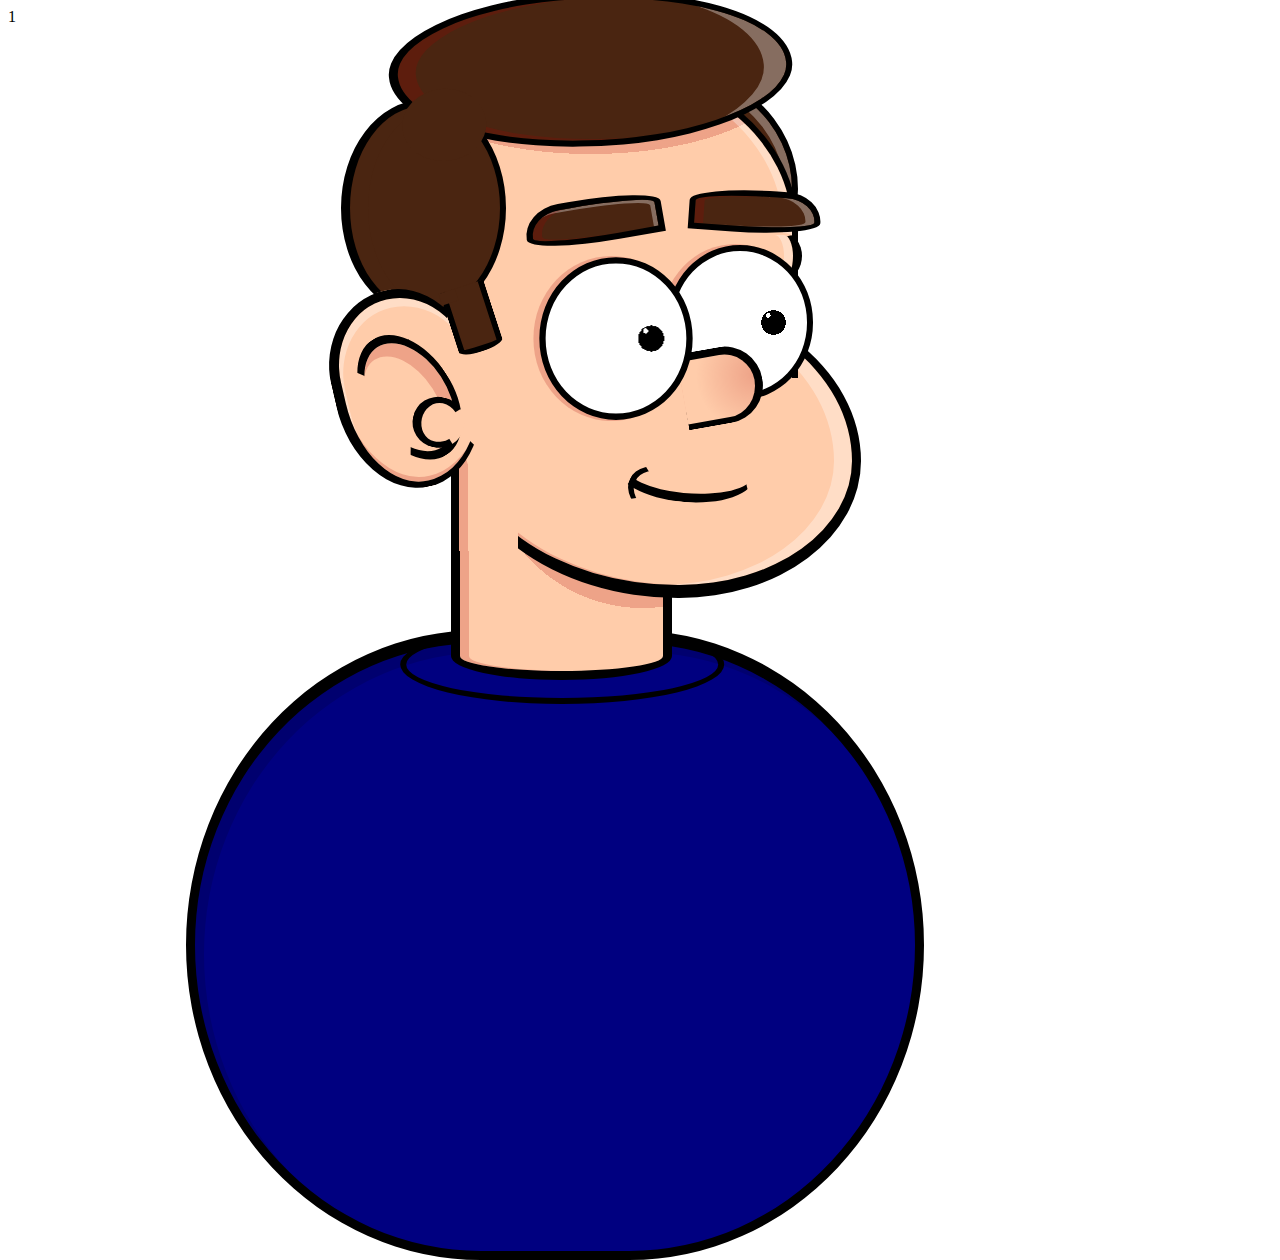
<file: exercice_1/index.html>
1 <!DOCTYPE html>
<html lang="en">
<head>
    <meta charset="UTF-8">
    <meta name="viewport" content="width=device-width, initial-scale=1.0">
    <link rel="stylesheet" type="text/css" href="styles.css">
    <title>Exercice 1 CSS art</title>
</head>
<body>
    <header></header>
    <main>
        <div class="cartoon">
            <div class="shirt">
                <div class="neckborder"></div>
                <div class="hasnode-logo"></div>
            </div>
            <div class="neck"></div>
            <div class="chin"></div>
            <div class="hair"></div>
            <div class="head">
                <div class="forehead"></div>
                <div class="eye"></div>
                <div class="nose"></div>
                <div class="eye"></div>
                <div class="hair"></div>
                <div class="hair-top"></div>
                <div class="ear"></div>
                <div class="sideburn"></div>
                <div class="mouth"></div>
                <div class="eyebrow"></div>
                <div class="eyebrow"></div>
            </div>
        </div>
    </main>
    <footer></footer>
</body>
</html>
</file>
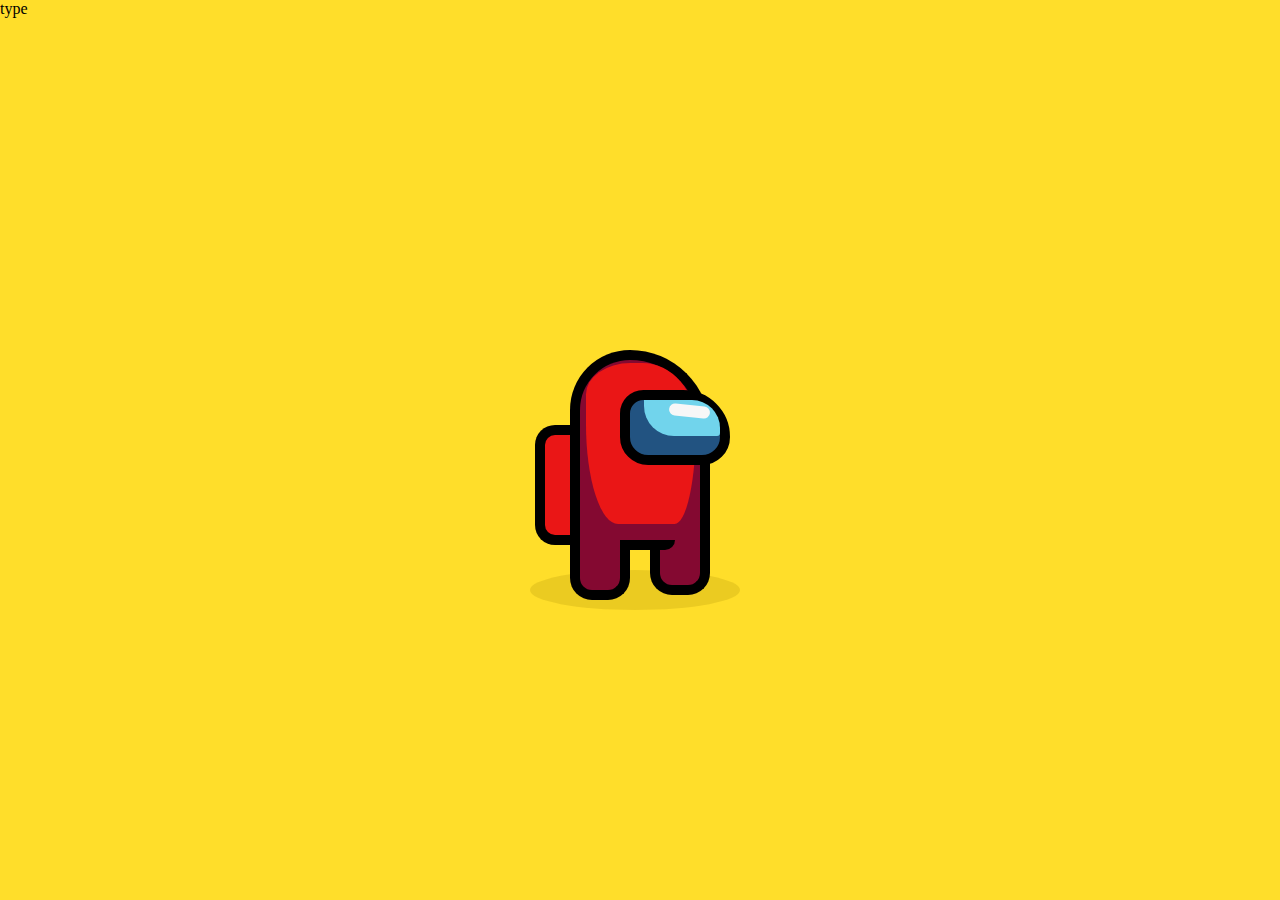
<file: exercice_3/index.html>
type <!DOCTYPE html>
<html lang="en">
<head>
    <meta charset="UTF-8">
    <meta name="viewport" content="width=device-width, initial-scale=1.0">
    <title>Among Us</title>
    <link rel="stylesheet" href="style.css">
</head>
<body>
    <div class="player">
        <div class="legs"></div>
        <div class="back"></div>
        <div class="glass"></div>
        <div class="shadow"></div>
    </div>
</body>
</html>
</file>
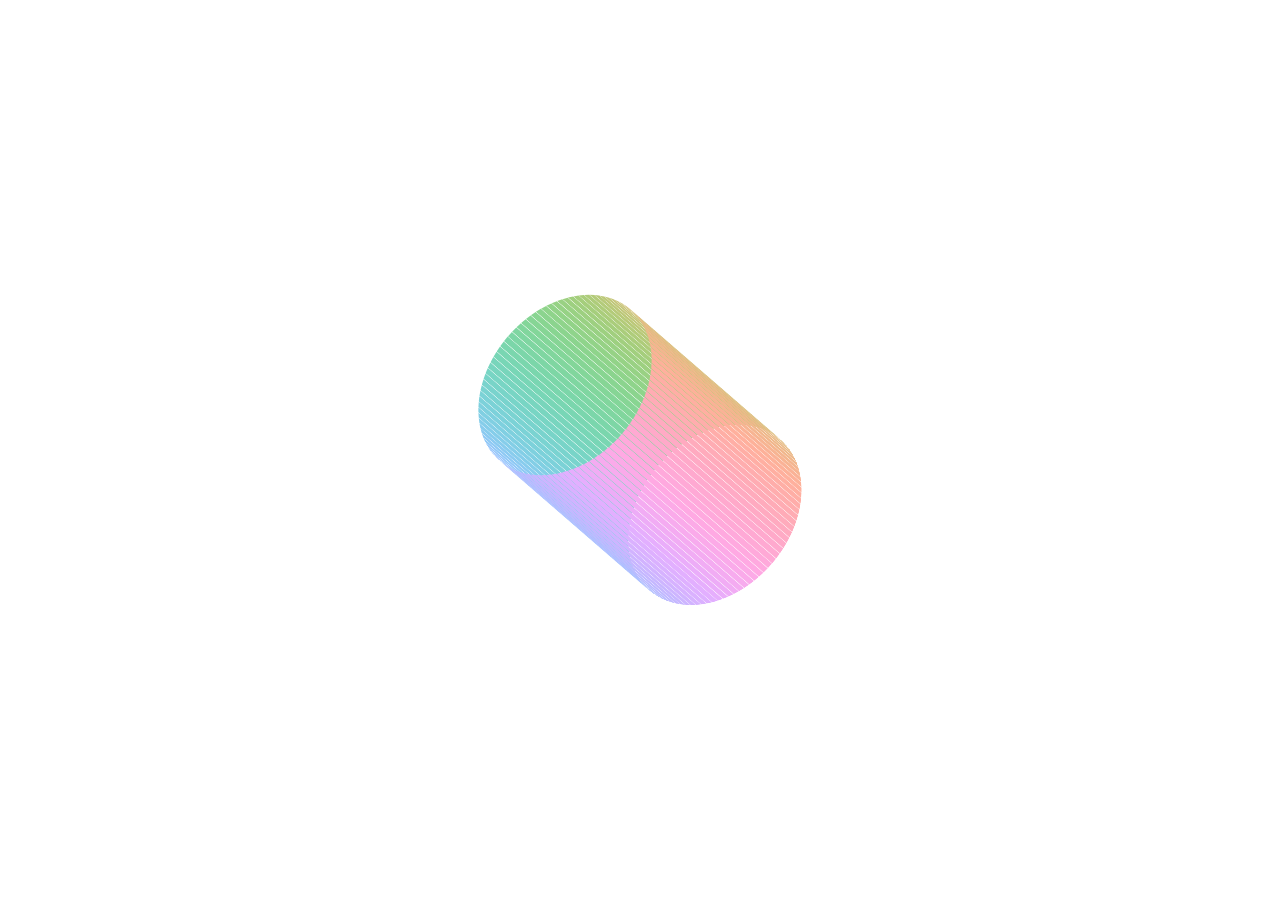
<file: exercice_4/index.html>
<!DOCTYPE html>
<html lang="en">
<head>
    <meta charset="UTF-8">
    <meta name="viewport" content="width=device-width, initial-scale=1.0">
    <title>Smooth Tube</title>
    <link rel="stylesheet" href="style.css">
</head>
<body>
    <div class="tube">
        <div class="tube_face" style="--i: 0"></div>
        <div class="tube_face" style="--i: 1"></div>
        <div class="tube_face" style="--i: 2"></div>
        <div class="tube_face" style="--i: 3"></div>
        <div class="tube_face" style="--i: 4"></div>
        <div class="tube_face" style="--i: 5"></div>
        <div class="tube_face" style="--i: 6"></div>
        <div class="tube_face" style="--i: 7"></div>
        <div class="tube_face" style="--i: 8"></div>
        <div class="tube_face" style="--i: 9"></div>
        <div class="tube_face" style="--i: 10"></div>
        <div class="tube_face" style="--i: 11"></div>
        <div class="tube_face" style="--i: 12"></div>
        <div class="tube_face" style="--i: 13"></div>
        <div class="tube_face" style="--i: 14"></div>
        <div class="tube_face" style="--i: 15"></div>
        <div class="tube_face" style="--i: 16"></div>
        <div class="tube_face" style="--i: 17"></div>
        <div class="tube_face" style="--i: 18"></div>
        <div class="tube_face" style="--i: 19"></div>
        <div class="tube_face" style="--i: 20"></div>
        <div class="tube_face" style="--i: 21"></div>
        <div class="tube_face" style="--i: 22"></div>
        <div class="tube_face" style="--i: 23"></div>
        <div class="tube_face" style="--i: 24"></div>
        <div class="tube_face" style="--i: 25"></div>
        <div class="tube_face" style="--i: 26"></div>
        <div class="tube_face" style="--i: 27"></div>
        <div class="tube_face" style="--i: 28"></div>
        <div class="tube_face" style="--i: 29"></div>
        <div class="tube_face" style="--i: 30"></div>
        <div class="tube_face" style="--i: 31"></div>
        <div class="tube_face" style="--i: 32"></div>
        <div class="tube_face" style="--i: 33"></div>
        <div class="tube_face" style="--i: 34"></div>
        <div class="tube_face" style="--i: 35"></div>
        <div class="tube_face" style="--i: 36"></div>
        <div class="tube_face" style="--i: 37"></div>
        <div class="tube_face" style="--i: 38"></div>
        <div class="tube_face" style="--i: 39"></div>
        <div class="tube_face" style="--i: 40"></div>
        <div class="tube_face" style="--i: 41"></div>
        <div class="tube_face" style="--i: 42"></div>
        <div class="tube_face" style="--i: 43"></div>
        <div class="tube_face" style="--i: 44"></div>
        <div class="tube_face" style="--i: 45"></div>
        <div class="tube_face" style="--i: 46"></div>
        <div class="tube_face" style="--i: 47"></div>
        <div class="tube_face" style="--i: 48"></div>
        <div class="tube_face" style="--i: 49"></div>
        <div class="tube_face" style="--i: 50"></div>
        <div class="tube_face" style="--i: 51"></div>
        <div class="tube_face" style="--i: 52"></div>
        <div class="tube_face" style="--i: 53"></div>
        <div class="tube_face" style="--i: 54"></div>
        <div class="tube_face" style="--i: 55"></div>
        <div class="tube_face" style="--i: 56"></div>
        <div class="tube_face" style="--i: 57"></div>
        <div class="tube_face" style="--i: 58"></div>
        <div class="tube_face" style="--i: 59"></div>
        <div class="tube_face" style="--i: 60"></div>
        <div class="tube_face" style="--i: 61"></div>
        <div class="tube_face" style="--i: 62"></div>
        <div class="tube_face" style="--i: 63"></div>
        <div class="tube_face" style="--i: 64"></div>
        <div class="tube_face" style="--i: 65"></div>
        <div class="tube_face" style="--i: 66"></div>
        <div class="tube_face" style="--i: 67"></div>
        <div class="tube_face" style="--i: 68"></div>
        <div class="tube_face" style="--i: 69"></div>
        <div class="tube_face" style="--i: 70"></div>
        <div class="tube_face" style="--i: 71"></div>
        <div class="tube_face" style="--i: 72"></div>
        <div class="tube_face" style="--i: 73"></div>
        <div class="tube_face" style="--i: 74"></div>
        <div class="tube_face" style="--i: 75"></div>
        <div class="tube_face" style="--i: 76"></div>
        <div class="tube_face" style="--i: 77"></div>
        <div class="tube_face" style="--i: 78"></div>
        <div class="tube_face" style="--i: 79"></div>
        <div class="tube_face" style="--i: 80"></div>
        <div class="tube_face" style="--i: 81"></div>
        <div class="tube_face" style="--i: 82"></div>
        <div class="tube_face" style="--i: 83"></div>
        <div class="tube_face" style="--i: 84"></div>
        <div class="tube_face" style="--i: 85"></div>
        <div class="tube_face" style="--i: 86"></div>
        <div class="tube_face" style="--i: 87"></div>
        <div class="tube_face" style="--i: 88"></div>
        <div class="tube_face" style="--i: 89"></div>
        <div class="tube_face" style="--i: 90"></div>
        <div class="tube_face" style="--i: 91"></div>
        <div class="tube_face" style="--i: 92"></div>
        <div class="tube_face" style="--i: 93"></div>
        <div class="tube_face" style="--i: 94"></div>
        <div class="tube_face" style="--i: 95"></div>
        <div class="tube_face" style="--i: 96"></div>
        <div class="tube_face" style="--i: 97"></div>
        <div class="tube_face" style="--i: 98"></div>
        <div class="tube_face" style="--i: 99"></div>
        <div class="tube_face" style="--i: 100"></div>
    </div>
</body>
</html>
</file>
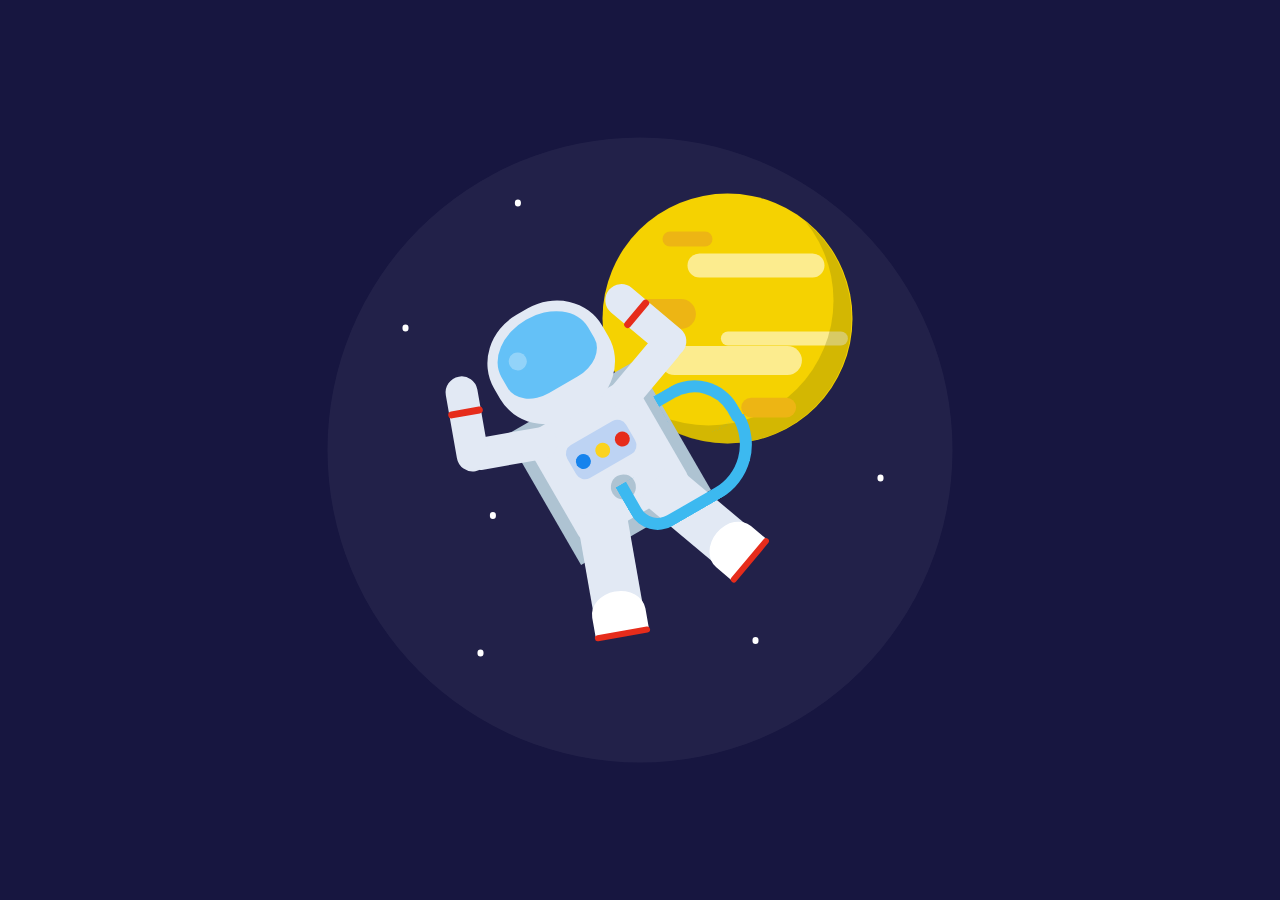
<file: exercice_5/index.html>
<!DOCTYPE html>
<html lang="en">
<head>
  <meta charset="UTF-8">
  <meta name="viewport" content="width=device-width, initial-scale=1.0">
  <title>Astronaut Animation</title>
  <link rel="stylesheet" href="style.css">
</head>
<body>
  <div class="container">
    <div class="stars"></div>
    <div class="planet">
      <div class="shadow"></div>
    </div>
    <div class="astronaut">
      <div class="tank center"></div>
      <div class="suit center">
        <div class="helmet center"></div>
        <div class="buttons center"></div>
        <div class="hand-l"></div>
        <div class="hand-r"></div>
        <div class="leg-l"></div>
        <div class="leg-r"></div>
        <div class="pipe"></div>
      </div>
    </div>
  </div>
</body>
</html>
</file>
<file: exercice_1/styles.css>
body{
    overflow: hidden;
}

.cartoon{
    --skin: #fca;
    --hair: #4a2511; 
    --light: #fff5;
    --shade: #a003;
    width: 70vmin;
    aspect-ratio: 1;
    position: absolute;
    bottom: 30vmin;
    left: 50%;
    transform: translate(-50%, 0%);
}

.cartoon * {
    position: absolute;
    box-sizing: border-box;
}

.head{
    left: 15%;
    top: 10%;
    width: 60%;
    height: 50%;
    background:
        radial-gradient(100% 50% at 45% 0%, var(--shade) 55%, #0000 0);
    background-color: var(--skin);
    border-radius: 100% 110% 0 0;
    border: 0.75vmin solid;
    border-bottom: 0;
    box-shadow: inset -1vmin 0 var(--light);
}

.eye{
    width: 40%;
    height: 50%;
    background: 
        radial-gradient(circle at 71% 45%, #fff 2%, #0000 0%),
        radial-gradient(circle at 75% 50%, #000 10%, #0000 0%);
    background-color: #fff;
    border-radius: 100%;
    border: 0.75vmin solid;
    left: 66%;
    top: 57%;
    box-shadow: -0.5vmin 0vmin 0 0.125vmin var(--shade);
}

.eye ~ .eye{
    left: 32%;
    top: 62%;
    transform: scale(1.05);
}

.forehead{
    background: var(--skin);
    width: 20%;
    height: 15%;
    border-radius: 50% / 100%;
    border-top: 0.25vmin solid #0000;
    border-right: 1vmin solid;
    top: 53%;
    left: 83%;
    box-shadow: inset -1vmin 0vmin var(--light);
}

.nose{
    width: 22%;
    height: 25%;
    background: radial-gradient(circle at 100% 40%, var(--shade), #0000 70%);
    background-color: var(--skin);
    border: 0.9vmin solid;
    border-bottom: 0.75vmin solid;
    border-left: 0;
    border-radius: 0 10vmin 10vmin 0;
    top: 90%;
    left: 70%;
    transform: rotate(-10deg);
}

.ear{
    width: 40%;
    height: 65%;
    background: var(--skin);
    border: 0.75vmin solid;
    border-right: 0.5vmin solid #0000;
    border-left-width: 1.15vmin ;
    border-top-width: 1vmin;
    border-radius: 100% / 80% 90% 100% 100%;
    transform: rotate(-13deg);
    top: 71%;
    left: -25%;
    box-shadow: 
        inset 0.25vmin 1vmin var(--light),
        inset 0.25vmin -1vmin 0 -0.5vmin var(--shade);
}

.ear::before{
    content: "";
    display: block;
    position: absolute;
    width: 57%;
    height: 64%;
    border: 0.75vmin solid #0000;
    border-top: 1vmin solid #000;
    border-bottom: 1vmin solid;
    border-right-color: #000;
    border-radius: 100%;
    top: 17%;
    left: 15%;
    transform: rotate(-20deg);
    box-shadow: inset -1vmin 0.5vmin 0 0.5vmin var(--shade);
}

.ear::after{
    content: "";
    display: block;
    position: absolute;
    width: 28%;
    height: 21%;
    border-radius: 50%;
    top: 57%;
    left: 45%;
    border: 0.75vmin solid;
    border-left: 1vmin solid;
    border-right-color: transparent;
    transform: rotate(26deg);
    background: var(--skin);
}

.mouth{
    width: 38%;
    height: 20%;
    border-radius: 100%;
    border: 0.35vmin solid #0000;
    border-bottom: 1vmin solid;
    border-left: 1vmin solid transparent;
    top: 120%;
    left: 52%;
    transform: rotate(5deg);
}

.mouth::before{
    content: "";
    display: block;
    position: absolute;
    width: 40%;
    height: 80%;
    border-radius: 50%;
    border: 0.5vmin solid #0000;
    border-left: 0.75vmin solid;
    transform: rotate(20deg);
    top: 55%;
    left: 3%;
}

.hair{
    background: var(--hair);
    width: 45%;
    height: 70%;
    border-radius: 50%;
    border: 0.75vmin solid;
    border-left-width: 1vmin;
    left: -23%;
    top: 10%;
    box-shadow: inset 2vmin 0 var(--hair);
}

.hair-top{
    width: 110%;
    height: 50%;
    background: var(--hair);
    left: -10%;
    top: -25%;
    border-radius: 100% 130% 100%;
    border: 0.75vmin solid;
    border-left-width: 1vmin;
    transform: rotate(-5deg);
    box-shadow: 
        inset -4vmin 0 0 -1.5vmin var(--light),
        inset 2vmin 0 var(--shade);
}

.hair-top::before{
    content: "";
    position: absolute;
    border-radius: 50%;
    top: 55%;
    width: 21.55%;
    height: 50%;
    background: var(--hair);
}

.cartoon > .hair{
    left: 30%;
    height: 40%;
    box-shadow: inset -0.75vmin 0.5vmin var(--light);
}

.eyebrow{
    width: 36%;
    height: 14%;
    background: var(--hair);
    border: 0.75vmin solid;
    border-radius: 100% 40% 100% 0 / 50% 100%;
    top: 39%;
    left: 72%;
    transform: rotate(4deg);
    box-shadow: 
        inset -1vmin 0 var(--light),
        inset 1vmin 0.0 var(--shade);
}

.eyebrow + .eyebrow{
    top: 42%;
    left: 28%;
    transform: scaleX(-1) rotate(10deg) scale(1.05);
    /* box-shadow: 0.5vmin 0.25vmin var(--shade); */
    box-shadow: 
        inset -1vmin 0 var(--shade),
        inset 0.5vmin 0.25vmin var(--light);
}

.chin{
    left: 20%;
    top: 46%;
    width: 65%;
    height: 49%;
    background: var(--skin);
    border-radius: 0 100% 80% 100%;
    border: 0.75vmin solid;
    border-bottom-width: 1.5vmin;
    border-right-width: 1vmin;
    box-shadow: 
        inset -2vmin 0 var(--light),
        inset 0.5vmin 0 var(--shade);
}

.chin::before{
    content: "";
    position: absolute;
    background: var(--skin);
    width: 15%;
    height: 30%;
    bottom: 12%;
    left: 0.5%;
    box-shadow: inset 1vmin 0 var(--shade);
}

.neck{
    width: 35%;
    height: 38%;
    background: radial-gradient(140% 130% at 90% 0%, var(--shade) 55%, #0000 0);
    box-shadow: inset 1vmin 0 var(--shade);
    background-color: var(--skin);
    border: 1vmin solid;
    border-radius: 100% / 0 0 20% 20%;
    top: 70%;
    left: 20%;
}

.sideburn{
    width: 12.5%;
    height: 22%;
    background: var(--hair);
    border: 0.75vmin solid;
    border-top: 0;
    border-radius: 0 0 100% 100% / 20%;
    transform: rotate(-18deg);
    top: 70%;
    left: 6.5%;
}

.sideburn::before{
    content: "";
    position: absolute;
    width: 50%;
    height: 20%;
    background: var(--hair);
    left: -0.75vmin;
}

.shirt{
    width: 117%;
    height: 100%;
    background: navy;
    left: -22%;
    top: 100%;
    border-radius: 80% / 100%;
    border: 1vmin solid;
    border-top: 1.5vmin solid;
    box-shadow: inset 1vmin 1vmin #0002;
}

.neckborder{
    width: 45%;
    height: 13%;
    border-radius: 50%;
    left: 51%;
    top: -3%;
    transform: translateX(-50%);
    border: 0.75vmin solid;
}
</file>
<file: exercice_3/style.css>
*,
*:before,
*:after{
    box-sizing: border-box;
    padding: 0;
    margin: 0;
}

body{
    background-color: #ffde2a;
}

.player{
    background-color: #840931;
    height: 200px;
    width: 140px;
    position: absolute;
    margin: auto;
    left: 0;
    right: 0;
    top: 0;
    bottom: 0;
    border: 10px solid #000000;
    border-bottom: none;
    border-radius: 60px 80px 0 0;
    z-index: 1;
}

.player:after{
    content: "";
    position: absolute;
    width: 92%;
    height: 85%;
    background-color: #ea1616;
    top: 2.5px;
    left: 6px;
    border-radius: 58% 70% 28% 42% / 28% 56% 88% 89%;
}

.legs{
    height: 50px;
    width: 60px;
    background-color: #840931;
    position: absolute;
    bottom: -50px;
    left: -10px;
    border: 10px solid #000000;
    border-top: none;
    border-radius: 0 0 22px 22px;
    z-index: 1;
}

.legs:before{
    content: "";
    height: 45px;
    width: 60px;
    background-color: #840931;
    position: absolute;
    right: -90px;
    border: 10px solid #000000;
    border-top: none;
    border-radius: 0 0 22px 22px;
}

.legs:after{
    content: "";
    height: 10px;
    width: 55px;
    background-color: #000000;
    position: absolute;
    top: -10px;
    left: 40px;
    border-radius: 0 0 10px 0;
}

.back{
    height: 120px;
    width: 35px;
    background-color: #ea1616;
    border: 10px solid black;
    position: absolute;
    left: -45px;
    top: 65px;
    border-right: none;
    border-radius: 20px 0 0 20px;
}

.bakc:before{
    content: "";
    position: absolute;
    height: 78px;
    width: 26px;
    background-color: #840931;
    bottom: -0.5px;
    left: -1px;
    border-radius: 12px 0 0 8px;
}

.glass{
    height: 75px;
    width: 110px;
    background-color: #225381;
    z-index: 2;
    position: absolute;
    top: 30px;
    left: 40px;
    border-radius: 25px 50px 30px 30px;
    border: 10px solid black;
}

.glass:before{
    content: "";
    position: absolute;
    width: 85%;
    height: 65%;
    background-color: #71d4ec;
    border-radius: 0 28px 3px 30px;
    right: 0;
    top: 0;
}

.glass:after{
    content: "";
    position: absolute;
    width: 45%;
    height: 22%;
    background-color: #f7f7f7;
    left: 39px;
    top: 5px;
    border-radius: 10px;
    transform: rotate(6deg);
}

.shadow{
    height: 40px;
    width: 210px;
    background-color: rgba(153,130,0,0.2);
    position: absolute;
    bottom: -60px;
    right: -40px;
    border-radius: 50%;
    z-index: 0;
}
</file>
<file: exercice_4/style.css>
.tube{
    /* Positionner au centre de la page */
    position: absolute;
    top: 50%; left: 50%;
    translate: -50% -50%;
    /* Le set up */
    height: 300px;
    /* ça c'est pour la 3D */
    transform-style: preserve-3d;
    transform: rotateX(-60deg) rotateZ(-30deg);

    --radius: 100px;
    --n: 100;
    --length: calc(var(--radius) * 2 * tan(180deg / var(--n)));
    --angle: calc(360deg / var(--n));

    -webkit-animation: tube 5s linear infinite;
}

@-webkit-keyframes tube{
  to { transform: rotateX(-60deg) rotateZ(330deg) rotateY(360deg); }
}

.tube_face{
    position: absolute;
    height: 100%; width: var(--length);
    background-color: #E2AFFF;
    filter: hue-rotate(calc(var(--angle) * var(--i)));
    transform: translateX(-50%) rotateY(calc(var(--angle) * var(--i))) translateZ(var(--radius));
}
</file>
<file: exercice_5/style.css>
body{
  padding: 0;
  margin: 0;
  background-color: #171640;
}

.container{
  position: absolute;
  height: 31.25em;
  width: 31.25em;
  background-color: rgba(255, 255, 255, 0.05);
  transform: translate(-50%, -50%);
  top: 50%;
  left: 50%;
  border-radius: 50%;
}

.center{
  transform: translateX(-50%);
  left: 50%;
}

.planet{
  height: 12.5em;
  width: 12.5em;
  background-color: #f5d201;
  border-radius: 50%;
  position: absolute;
  top: 2.81em;
  left: 13.75em;
}

.planet::before{
  position: absolute;
  content: "";
  background-color: #fcec8e;
  height: 1.2em;
  width: 6.87em;
  border-radius: 0.62em;
  top: 3em;
  left: 4.25em;
  box-shadow: 1.42em 3.65em 0 -0.25em #fcec8e, -1.25em 4.75em 0 0.12em #fcec8e;
}

.planet::after{
  position: absolute;
  content: "";
  background-color: #edb514;
  height: 0.75em;
  width: 2.5em;
  border-radius: 0.46em;
  top: 1.87em;
  left: 3em;
  box-shadow: -1.2em 3.75em 0 0.37em #edb514, 4.06em 8.43em 0 0.12em #edb514;
}

.shadow{
  position: absolute;
  background-color: transparent;
  box-shadow: 0.9em 0.9em rgba(134, 123, 5, 0.3);
  height: 12.5em;
  width: 12.5em;
  border-radius: 50%;
  bottom: 0.93em;
  right: 0.93em;
}

.astronaut{
  position: absolute;
  height: 17.5em;
  width: 15.62em;
  top: 7.5em;
  left: 6.25em;
  transform: rotate(-30deg);
  animation: float 5s infinite;
}

@keyframes float{
  50%{
    transform: rotate(-30deg) translateY(1.87em);
  }
}

.suit{
  position: absolute;
  background-color: #e2e9f4;
  height: 6.25em;
  width: 6.25em;
  border-radius: 10%;
  top: 5.5em;
}

.helmet{
  background-color: #e2e9f4;
  height: 5.81em;
  width: 6.25em;
  position: absolute;
  top: -5.43em;
  border-radius: 45%;
}

.helmet::before{
  position: absolute;
  content: "";
  background-color: #64c1f7;
  height: 3.75em;
  width: 5em;
  border-radius: 60% 60% 40% 40%;
  left: 0.62em;
  top: 0.43em;
}

.helmet::after{
  content: "";
  position: absolute;
  background-color: rgba(255, 255, 255, 0.3);
  height: 0.93em;
  width: 0.93em;
  border-radius: 50%;
  left: 1.25em;
  top: 1.56em;
}

.tank{
  position: absolute;
  background-color: #aec3d2;
  height: 7.5em;
  width: 7.5em;
  top: 5em;
  border-radius: 0/62em;
}

.buttons{
  background-color: #bdd3f3;
  width: 3.43em;
  height: 1.87em;
  border-radius: 0.5em;
  position: absolute;
  top: 1.56em;
}

.buttons::after{
  position: absolute;
  content: "";
  height: 0.75em;
  width: 0.75em;
  background-color: #1683ed;
  border-radius: 50%;
  top: 0.62em;
  left: 0.25em;
  box-shadow: 1.12em 0 #fbd31f, 2.25em 0 #e62c1b;
}

.buttons::before{
  position: absolute;
  content: "";
  height: 1.25em;
  width: 1.25em;
  border-radius: 50%;
  background-color: #aec3d2;
  top: 2.5em;
  left: 1.12em;
}

.hand-l, .hand-r{
  position: absolute;
  height: 1.62em;
  width: 4.68em;
  background-color: #e2e9f4;
  border-radius: 2.5em;
  top: -0.62em;
}

.hand-l{
  transform: rotate(20deg);
  left: -3.12em;
}

.hand-r{
  transform: rotate(-20deg);
  right: -3.12em;
}

.hand-l::before, .hand-r::before{
  position: absolute;
  content: "";
  height: 1.6em;
  width: 4.81em;
  background-color: #e2e9f4;
  border-radius: 1.62em;
  bottom: 1.62em;
}

.hand-r::before{
  left: 1.87em;
  transform: rotate(90deg);
}

.hand-l::before{
  right: 1.87em;
  transform: rotate(-90deg);
}

.hand-l::after, .hand-r::after{
  position: absolute;
  content: "";
  background-color: #e62c1b;
  height: 0.34em;
  width: 1.75em;
  border-radius: 0.81em;
  top: -1.56em;
}

.hand-l::after{
  left: -0.43em;
}

.hand-r::after{
  right: -0.43em;
}

.leg-l, .leg-r{
  height: 6.25em;
  width: 2.5em;
  background-color: #e2e9f4;
  position: absolute;
  top: 5em;
}

.leg-l{
  left: -0.75em;
  transform: rotate(20deg);
}

.leg-r{
  right: -0.75em;
  transform: rotate(-20deg);
}

.leg-l::before, .leg-r::before{
  position: absolute;
  content: "";
  background-color: #ffffff;
  width: 2.68em;
  height: 2.18em;
  border-radius: 50% 50% 0 0;
  top: 4.06em;
  left: -0.09em;
}

.leg-l::after, .leg-r::after {
  position: absolute;
  content: "";
  background-color: #e62c1b;
  width: 2.81em;
  height: 0.31em;
  border-radius: 1em;
  bottom: -0.09em;
  left: -0.15em;
}

.pipe{
  position: absolute;
  background-color: transparent;
  height: 2.5em;
  width: 6.2em;
  border: 0.62em solid #3cb9f0;
  border-top: none;
  border-radius: 0 0 3.75em 1.87em;
  left: 2.81em;
  top: 4.5em;
}

.pipe::before{
  position: absolute;
  content: "";
  background-color: transparent;
  height: 2.5em;
  width: 2.81em;
  border: 0.62em solid #3cb9f0;
  border-left: none;
  border-bottom: none;
  top: -3.0em ;
  left: 3.3em;
  border-radius: 0 2.5em 0 0;
}

.stars{
  position: absolute;
  background-color: #ffffff;
  width: 0.31em;
  height: 0.31em;
  border-radius: 50%;
  top: 9.37em;
  left: 3.75em;
  box-shadow: 4.37em 9.37em #ffffff, 5.62em -6.25em #ffffff, 17.5em 15.62em #ffffff, 23.75em 7.5em #ffffff, 3.75em 16.25em #ffffff;
  animation: twinkle 3s infinite;
}

@keyframes twinkle{
  50%{
    opacity: 0.2;
  }
}

@media screen and (min-width: 700px){
  .container{
    font-size: 20px;
  }
}
</file>
